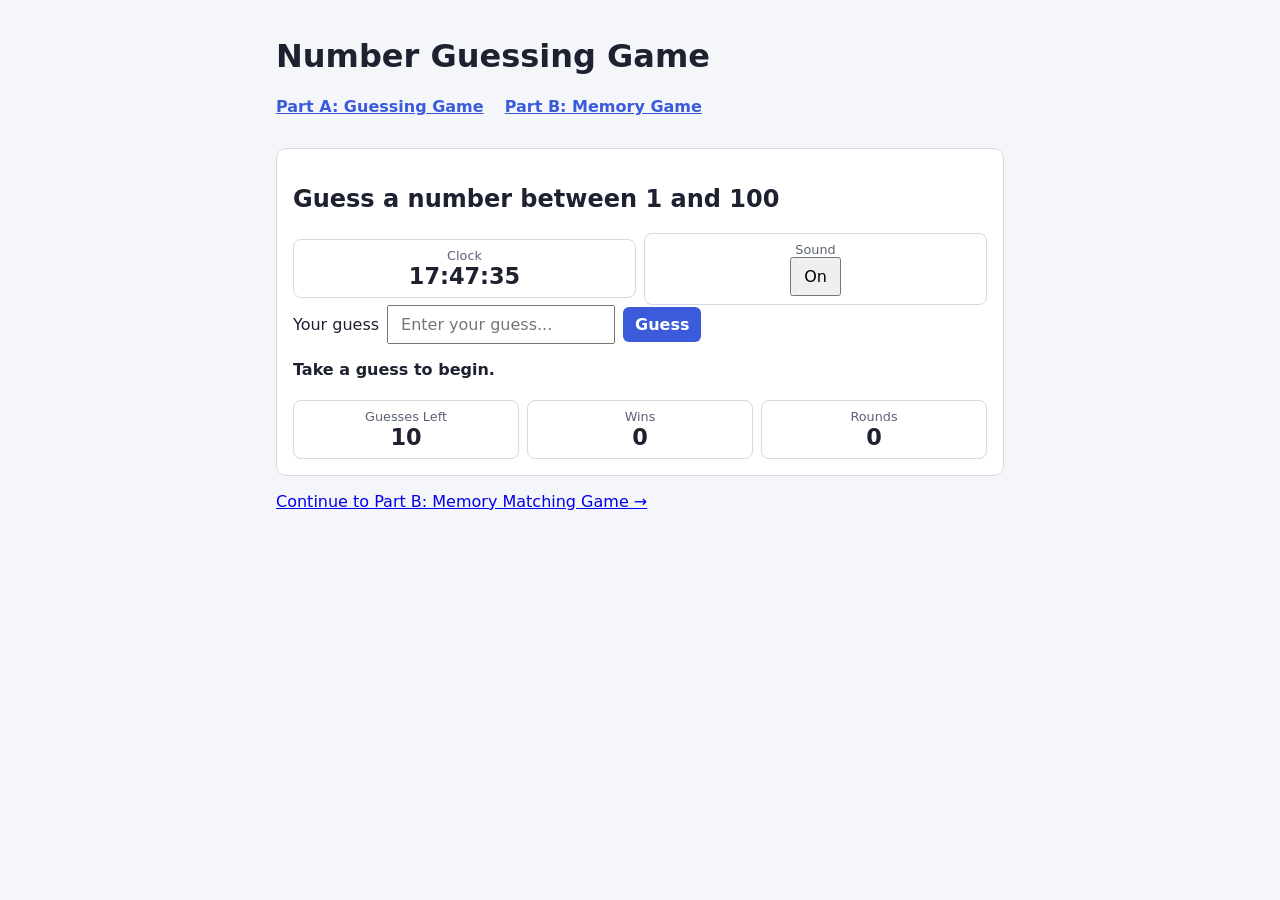
<file: index.html>
<!DOCTYPE html>
<html lang="en">
<head>
  <meta charset="utf-8">
  <meta name="viewport" content="width=device-width, initial-scale=1">
  <title>Number Guessing Game</title>
  <link rel="stylesheet" href="style.css">
</head>
<body>
  <header>
    <h1>Number Guessing Game</h1>
    <nav>
      <a href="index.html">Part A: Guessing Game</a>
      <a href="memory.html">Part B: Memory Game</a>
    </nav>
  </header>

  <main>
    <section class="panel" aria-labelledby="game-title">
      <h2 id="game-title">Guess a number between 1 and 100</h2>

      <div class="stats">
        <div class="stat"><span class="label">Clock</span><span class="value" id="clock">--:--:--</span></div>
        <div class="stat">
          <span class="label">Sound</span>
          <button type="button" id="sound-toggle" aria-pressed="true">On</button>
        </div>
      </div>

      <form id="guess-form" novalidate>
        <label for="guess-input">Your guess</label>
        <input type="number" id="guess-input" placeholder="Enter your guess..." inputmode="numeric" autocomplete="off">
        <button type="submit" class="primary" id="guess-button">Guess</button>
      </form>

      <p class="message" id="message" role="status" aria-live="polite">Take a guess to begin.</p>

      <div class="stats">
        <div class="stat"><span class="label">Guesses Left</span><span class="value" id="guesses-left">10</span></div>
        <div class="stat"><span class="label">Wins</span><span class="value" id="wins">0</span></div>
        <div class="stat"><span class="label">Rounds</span><span class="value" id="rounds">0</span></div>
      </div>
    </section>

    <p><a href="memory.html">Continue to Part B: Memory Matching Game &rarr;</a></p>
  </main>

  <script src="guess.js"></script>
</body>
</html>
</file>
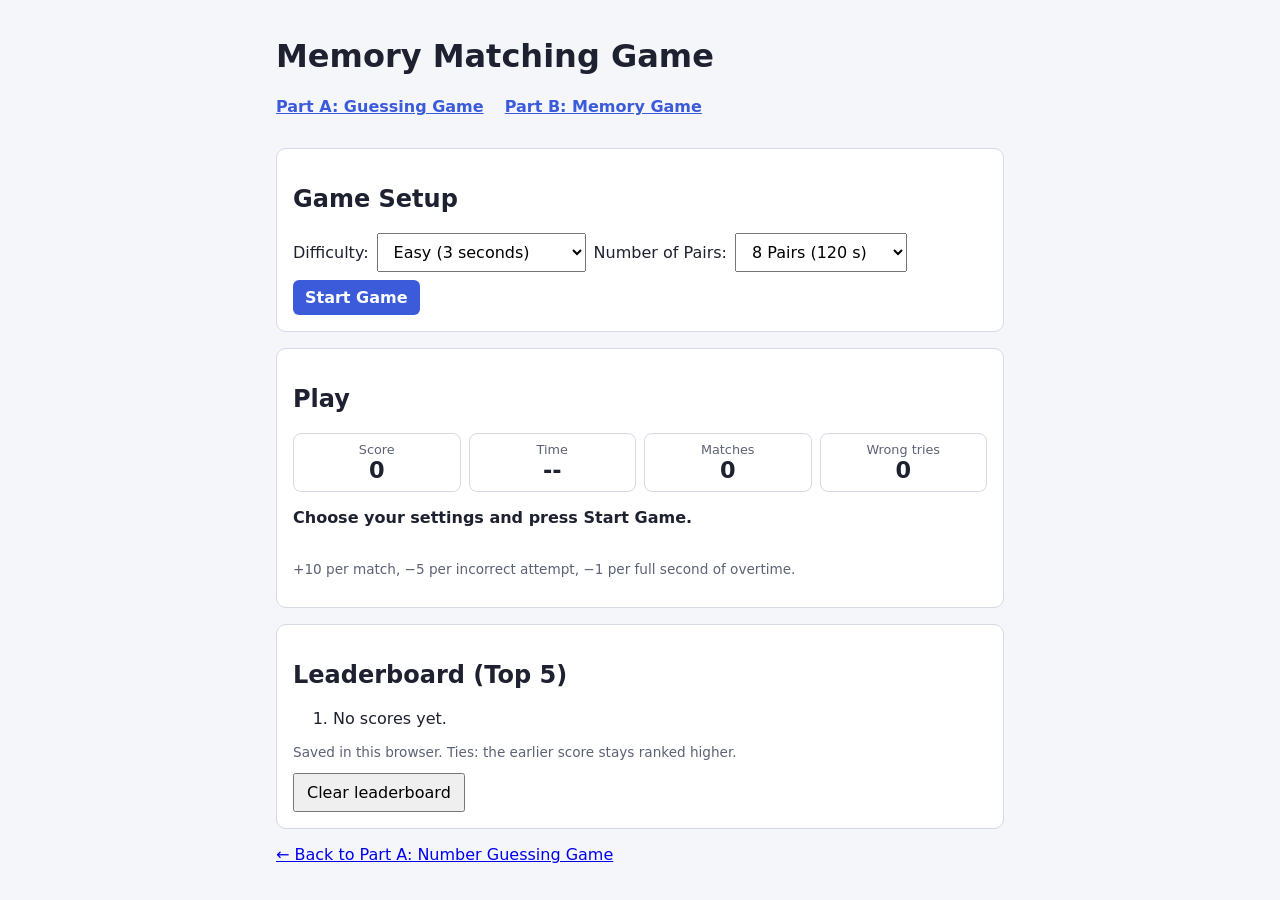
<file: memory.html>
<!DOCTYPE html>
<html lang="en">
<head>
  <meta charset="utf-8">
  <meta name="viewport" content="width=device-width, initial-scale=1">
  <title>Memory Matching Game</title>
  <link rel="stylesheet" href="style.css">
</head>
<body>
  <header>
    <h1>Memory Matching Game</h1>
    <nav>
      <a href="index.html">Part A: Guessing Game</a>
      <a href="memory.html">Part B: Memory Game</a>
    </nav>
  </header>

  <main>
    <section class="panel" aria-labelledby="setup-title">
      <h2 id="setup-title">Game Setup</h2>
      <form id="setup-form">
        <label for="difficulty">Difficulty:</label>
        <select id="difficulty">
          <option value="3">Easy (3 seconds)</option>
          <option value="5">Medium (5 seconds)</option>
          <option value="8">Hard (8 seconds)</option>
        </select>
        <label for="pairs">Number of Pairs:</label>
        <select id="pairs">
          <option value="8">8 Pairs (120 s)</option>
          <option value="10">10 Pairs (150 s)</option>
          <option value="12">12 Pairs (180 s)</option>
        </select>
        <button type="submit" class="primary" id="start-button">Start Game</button>
      </form>
    </section>

    <section class="panel" aria-labelledby="play-title">
      <h2 id="play-title">Play</h2>
      <div class="stats">
        <div class="stat"><span class="label">Score</span><span class="value" id="score">0</span></div>
        <div class="stat"><span class="label" id="timer-label">Time</span><span class="value" id="timer">--</span></div>
        <div class="stat"><span class="label">Matches</span><span class="value" id="matches">0</span></div>
        <div class="stat"><span class="label">Wrong tries</span><span class="value" id="wrong">0</span></div>
      </div>
      <p class="message" id="message" role="status" aria-live="polite">Choose your settings and press Start Game.</p>
      <table class="board" id="board" aria-label="Memory cards"></table>
      <p class="small">+10 per match, &minus;5 per incorrect attempt, &minus;1 per full second of overtime.</p>
    </section>

    <section class="panel" aria-labelledby="lb-title">
      <h2 id="lb-title">Leaderboard (Top 5)</h2>
      <ol class="leaderboard" id="leaderboard"></ol>
      <p class="small">Saved in this browser. Ties: the earlier score stays ranked higher.</p>
      <button type="button" id="clear-leaderboard">Clear leaderboard</button>
    </section>

    <p><a href="index.html">&larr; Back to Part A: Number Guessing Game</a></p>
  </main>

  <script src="memory.js"></script>
</body>
</html>
</file>
<file: style.css>
* { box-sizing: border-box; }

body {
  margin: 0;
  font-family: system-ui, sans-serif;
  background: #f5f6fa;
  color: #1d2130;
}

header, main { max-width: 760px; margin: 0 auto; padding: 16px; }
nav a { margin-right: 16px; font-weight: bold; color: #3b5bdb; }

.panel {
  background: #fff;
  border: 1px solid #d5d9e5;
  border-radius: 10px;
  padding: 16px;
  margin-bottom: 16px;
}

form, .stats { display: flex; flex-wrap: wrap; gap: 8px; align-items: center; }
.stat { flex: 1; border: 1px solid #d5d9e5; border-radius: 8px; padding: 8px; text-align: center; }
.stat .label { display: block; font-size: 0.8rem; color: #5b6275; }
.stat .value { font-size: 1.4rem; font-weight: bold; }

input, select, button { font: inherit; padding: 8px 12px; }
button.primary { background: #3b5bdb; color: #fff; border: 0; border-radius: 6px; font-weight: bold; }

.message { min-height: 1.5em; font-weight: bold; }
.good { color: #1f8a4c; }
.bad, .overtime { color: #c92a2a; }
.small { font-size: 0.85rem; color: #5b6275; }

/* memory board */
table.board { border-spacing: 6px; margin: 0 auto; }
table.board td { padding: 0; }

button.card {
  width: 64px;
  height: 64px;
  padding: 0;
  font-size: 1.4rem;
  font-weight: bold;
  color: #fff;
  background: #3b5bdb;
  border: 2px solid #d5d9e5;
  border-radius: 8px;
}
button.card img { display: none; width: 100%; height: 100%; }
button.card.face-up { background: #fff; }
button.card.face-up img { display: block; }
button.card.face-up .num { display: none; }
button.card.matched { border-color: #1f8a4c; opacity: 0.75; }

@media (max-width: 480px) {
  button.card { width: 46px; height: 46px; }
}
</file>
